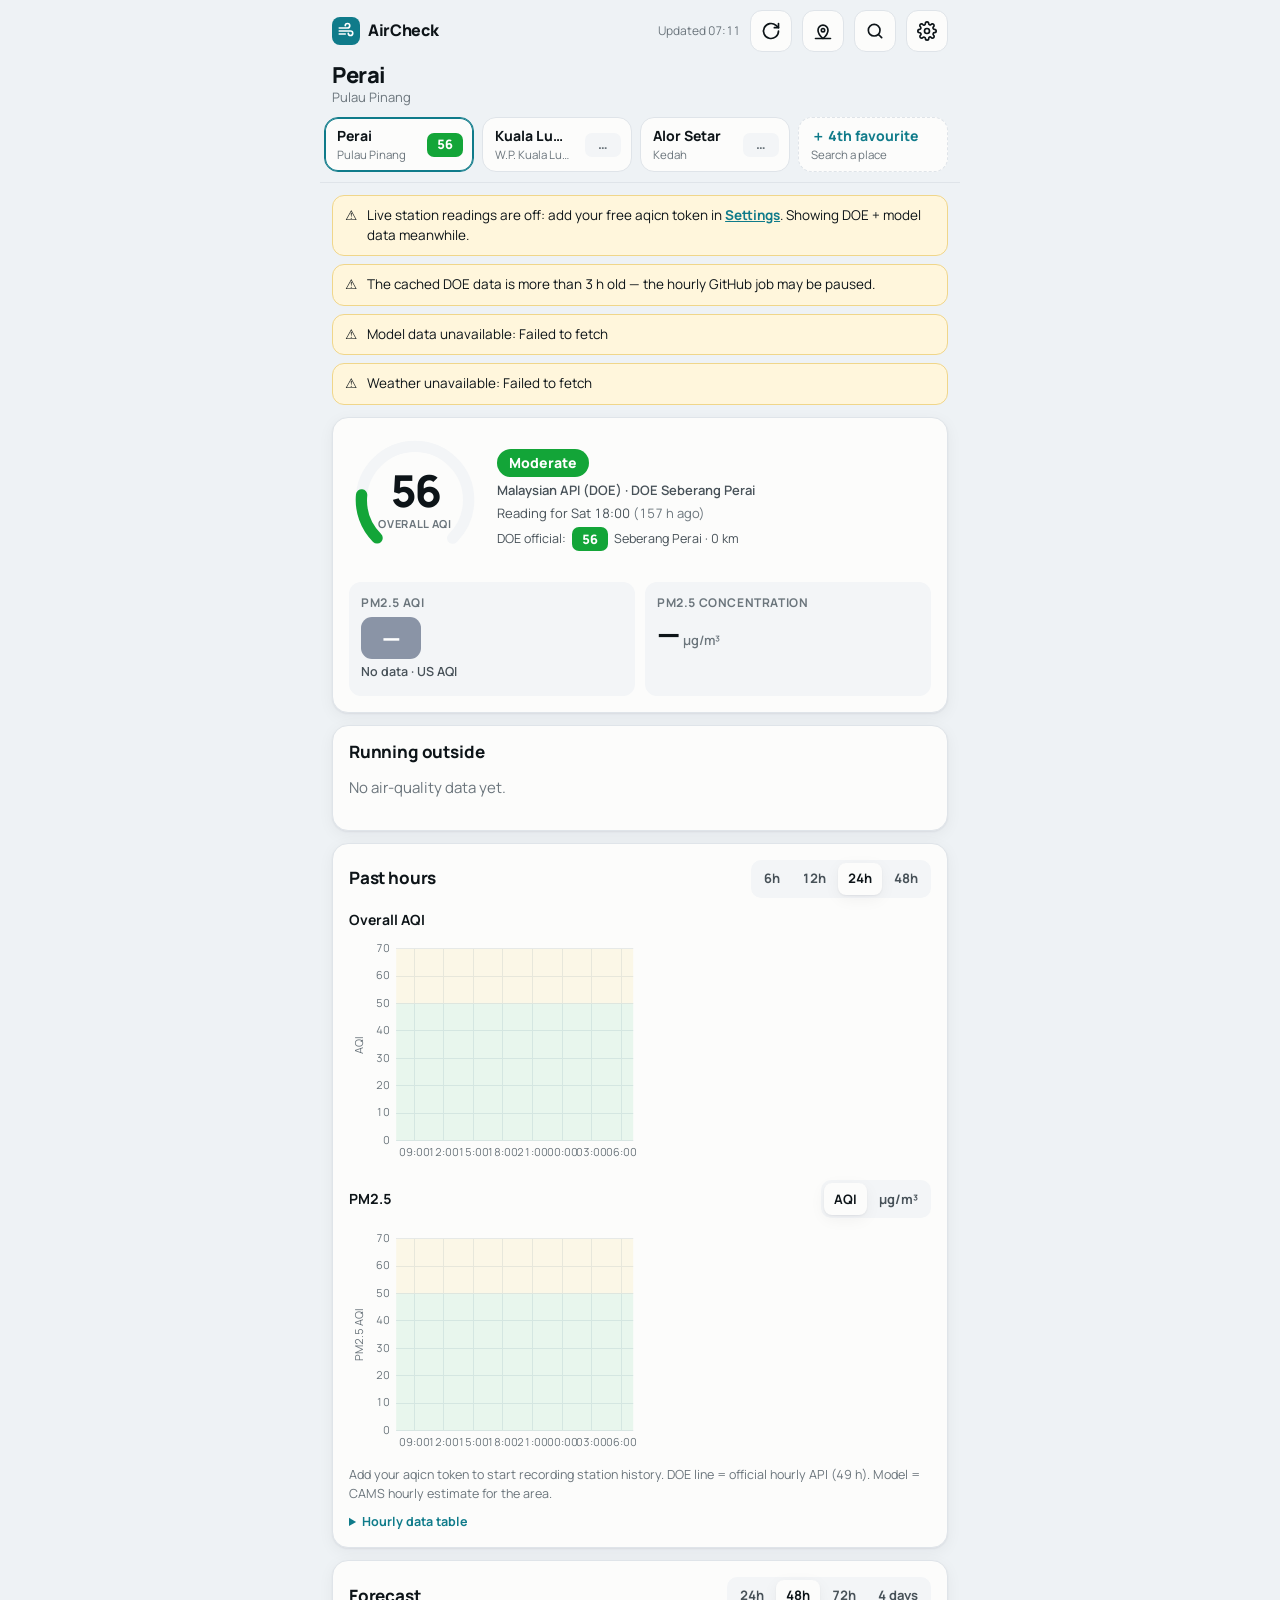
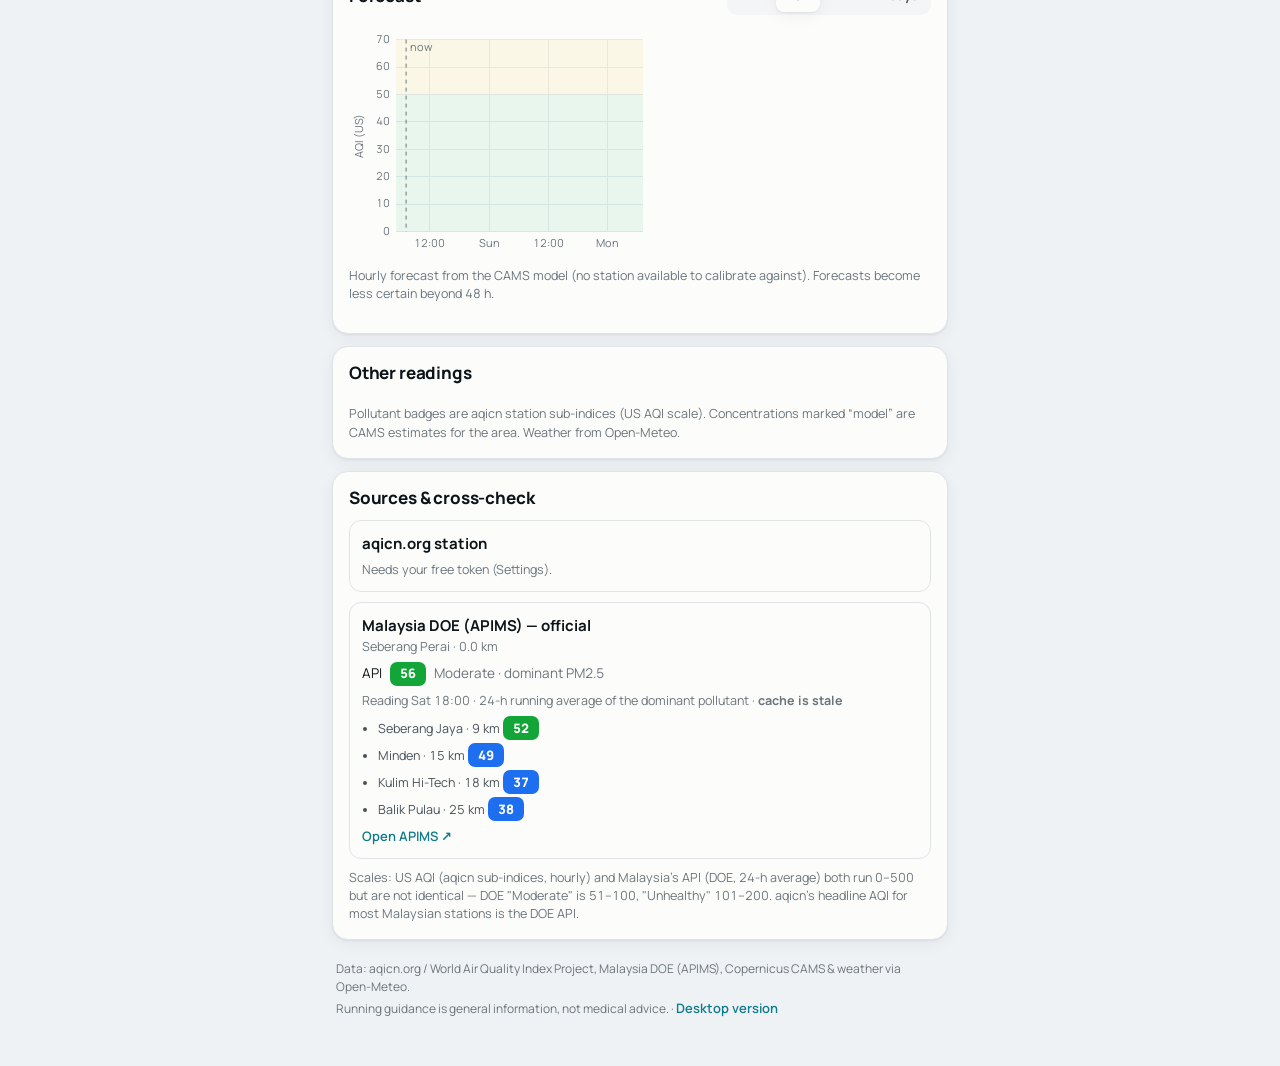
<file: index.html>
<!doctype html>
<html lang="en">
<head>
<meta charset="utf-8">
<meta name="viewport" content="width=device-width, initial-scale=1, viewport-fit=cover">
<title>AirCheck</title>
<meta name="description" content="Live air quality (AQI, PM2.5) for Perai, Kuala Lumpur and Alor Setar with trends, forecast and running guidance.">
<meta name="theme-color" content="#0f7b8a">
<link rel="manifest" href="manifest.webmanifest">
<link rel="icon" href="icons/icon.svg" type="image/svg+xml">
<link rel="apple-touch-icon" href="icons/apple-touch-icon.png">
<meta name="apple-mobile-web-app-capable" content="yes">
<meta name="apple-mobile-web-app-title" content="AirCheck">
<link rel="preconnect" href="https://fonts.googleapis.com">
<link rel="preconnect" href="https://fonts.gstatic.com" crossorigin>
<link href="https://fonts.googleapis.com/css2?family=Manrope:wght@500;600;700;800&display=swap" rel="stylesheet">
<link rel="stylesheet" href="css/app.css">
</head>
<body data-layout="mobile">
<div class="app">
  <header class="top">
    <div class="topbar">
      <div class="brand"><span class="brand-mark"><svg viewBox="0 0 24 24" fill="none" stroke="currentColor" stroke-width="2.2" stroke-linecap="round"><path d="M3 8h11a3 3 0 1 0-3-3M3 12h15a3 3 0 1 1-3 3M3 16h8"/></svg></span><span class="brand-text">AirCheck</span></div>
      <span id="updated" style="margin-left:auto">Loading…</span>
      <button class="icon-btn" id="btn-refresh" data-act="refresh" aria-label="Refresh readings" title="Refresh readings"><svg viewBox="0 0 24 24"><path d="M21 12a9 9 0 1 1-3-6.7L21 8"/><path d="M21 3v5h-5"/></svg></button>
      <button class="icon-btn" data-act="stations" aria-label="All stations in Malaysia" title="All stations in Malaysia"><svg viewBox="0 0 24 24"><path d="M12 21s-6-5.3-6-10a6 6 0 0 1 12 0c0 4.7-6 10-6 10z"/><circle cx="12" cy="11" r="2"/><path d="M3 21h18"/></svg></button>
      <button class="icon-btn" data-act="search" aria-label="Search location" title="Search location"><svg viewBox="0 0 24 24"><circle cx="11" cy="11" r="7"/><path d="m20 20-3.5-3.5"/></svg></button>
      <button class="icon-btn" data-act="settings" aria-label="Settings" title="Settings"><svg viewBox="0 0 24 24"><circle cx="12" cy="12" r="3"/><path d="M19.4 15a1.7 1.7 0 0 0 .3 1.8l.1.1a2 2 0 1 1-2.8 2.8l-.1-.1a1.7 1.7 0 0 0-1.8-.3 1.7 1.7 0 0 0-1 1.5V21a2 2 0 1 1-4 0v-.1a1.7 1.7 0 0 0-1.1-1.5 1.7 1.7 0 0 0-1.8.3l-.1.1a2 2 0 1 1-2.8-2.8l.1-.1a1.7 1.7 0 0 0 .3-1.8 1.7 1.7 0 0 0-1.5-1H3a2 2 0 1 1 0-4h.1a1.7 1.7 0 0 0 1.5-1.1 1.7 1.7 0 0 0-.3-1.8l-.1-.1a2 2 0 1 1 2.8-2.8l.1.1a1.7 1.7 0 0 0 1.8.3H9a1.7 1.7 0 0 0 1-1.5V3a2 2 0 1 1 4 0v.1a1.7 1.7 0 0 0 1 1.5 1.7 1.7 0 0 0 1.8-.3l.1-.1a2 2 0 1 1 2.8 2.8l-.1.1a1.7 1.7 0 0 0-.3 1.8V9a1.7 1.7 0 0 0 1.5 1H21a2 2 0 1 1 0 4h-.1a1.7 1.7 0 0 0-1.5 1z"/></svg></button>
    </div>
    <div class="loc-block"><h1 id="loc-title">Perai</h1><div id="loc-sub"></div></div>
    <div id="fav-action" hidden></div>
    <nav id="favs" aria-label="Favourite locations"></nav>
  </header>

  <div id="warnings"></div>

  <section class="card" id="hero" data-skel aria-live="polite"></section>
  <section class="card" id="run" data-skel></section>

  <section class="card" id="history-card">
    <div class="sec-head"><h2>Past hours</h2>
      <div class="seg" id="hist-range" role="group" aria-label="History range">
        <button data-range="6">6h</button><button data-range="12">12h</button><button data-range="24">24h</button><button data-range="48">48h</button>
      </div></div>
    <div class="chart-title"><h3>Overall AQI</h3></div>
    <div class="chart-box"><canvas id="chart-overall" aria-label="Overall AQI over past hours" role="img"></canvas></div>
    <div class="chart-title"><h3>PM2.5</h3>
      <div class="seg" id="pm25-unit" role="group" aria-label="PM2.5 unit"><button data-range="aqi">AQI</button><button data-range="ug">µg/m³</button></div></div>
    <div class="chart-box"><canvas id="chart-pm25" aria-label="PM2.5 over past hours" role="img"></canvas></div>
    <p class="note" id="hist-note"></p>
    <details class="table"><summary>Hourly data table</summary><div class="tbl-wrap" id="hist-table"></div></details>
  </section>

  <section class="card" id="forecast-card">
    <div class="sec-head"><h2>Forecast</h2>
      <div class="seg" id="fc-range" role="group" aria-label="Forecast range">
        <button data-range="24">24h</button><button data-range="48">48h</button><button data-range="72">72h</button><button data-range="96">4 days</button>
      </div></div>
    <div class="chart-box"><canvas id="chart-fc" aria-label="AQI forecast" role="img"></canvas></div>
    <p class="note" id="fc-note"></p>
    <div id="fc-days"></div>
  </section>

  <section class="card" id="readings" data-skel></section>
  <section class="card" id="sources" data-skel></section>

  <footer class="foot">
    <div>Data: aqicn.org / World Air Quality Index Project, Malaysia DOE (APIMS), Copernicus CAMS &amp; weather via Open‑Meteo.</div>
    <div>Running guidance is general information, not medical advice. · <a href="desktop.html">Desktop version</a></div>
  </footer>
</div>

<dialog id="dlg-search" aria-label="Choose a location">
  <div class="dlg-head"><h2>Choose a location</h2><button class="icon-btn" data-act="close" aria-label="Close"><svg viewBox="0 0 24 24"><path d="M6 6l12 12M18 6 6 18"/></svg></button></div>
  <div class="tabs" role="tablist">
    <button role="tab" data-tab="search" aria-selected="true">Search</button>
    <button role="tab" data-tab="stations" aria-selected="false">All stations in Malaysia</button>
  </div>
  <div class="dlg-body" data-panel="search">
    <input id="q" class="input" type="search" placeholder="Town, city or station…" autocomplete="off" enterkeyhint="search">
    <div class="row"><button class="btn" data-act="locate"><svg viewBox="0 0 24 24" width="16" height="16" fill="none" stroke="currentColor" stroke-width="2"><circle cx="12" cy="12" r="3"/><path d="M12 2v3M12 19v3M2 12h3M19 12h3"/></svg> Use my location</button></div>
    <div id="results"></div>
  </div>
  <div class="dlg-body" data-panel="stations" hidden>
    <input id="st-filter" class="input" type="search" placeholder="Filter by station, town or state…" autocomplete="off">
    <div class="row st-tools">
      <div class="seg" id="st-src" role="group" aria-label="Station source"><button data-src="doe">Official DOE</button><button data-src="waqi">aqicn</button></div>
      <button class="btn small ghost" data-act="st-expand">Expand all</button>
    </div>
    <p class="muted small" id="st-note"></p>
    <div id="st-list"></div>
  </div>
</dialog>

<dialog id="dlg-settings" aria-label="Settings">
  <div class="dlg-head"><h2>Settings</h2><button class="icon-btn" data-act="close" aria-label="Close"><svg viewBox="0 0 24 24"><path d="M6 6l12 12M18 6 6 18"/></svg></button></div>
  <div class="dlg-body">
    <div class="field">
      <label for="tok">aqicn (WAQI) API token</label>
      <input id="tok" class="input" type="text" autocomplete="off" spellcheck="false" placeholder="Paste your token">
      <p class="muted small">Free from <a href="https://aqicn.org/data-platform/token/" target="_blank" rel="noopener">aqicn.org/data-platform/token</a>. Stored only on this device. <span id="tok-cfg" hidden>A token is also set in config.js.</span></p>
      <div class="row"><button class="btn" data-act="test-token">Test</button><button class="btn primary" data-act="save-token">Save</button><span id="tok-status" class="small"></span></div>
    </div>
    <div class="set-sec">
      <label class="switch"><input type="checkbox" id="set-sens"><span>Sensitive mode (asthma, heart or lung condition) — stricter running limits</span></label>
    </div>
    <div class="set-sec"><p id="set-fav4"></p></div>
    <div class="set-sec">
      <p class="muted small">AQI scales: aqicn PM2.5 / pollutant values use the US EPA AQI (same breakpoints as aqicn.org). DOE values are Malaysia's official Air Pollutant Index (24‑hour running average). Concentrations derived from an integer AQI are accurate to about ±0.3 µg/m³.</p>
    </div>
  </div>
</dialog>

<script src="config.js"></script>
<script src="vendor/chart.umd.min.js"></script>
<script src="js/stations.js"></script>
<script src="js/core.js"></script>
<script src="js/app.js"></script>
</body>
</html>
</file>
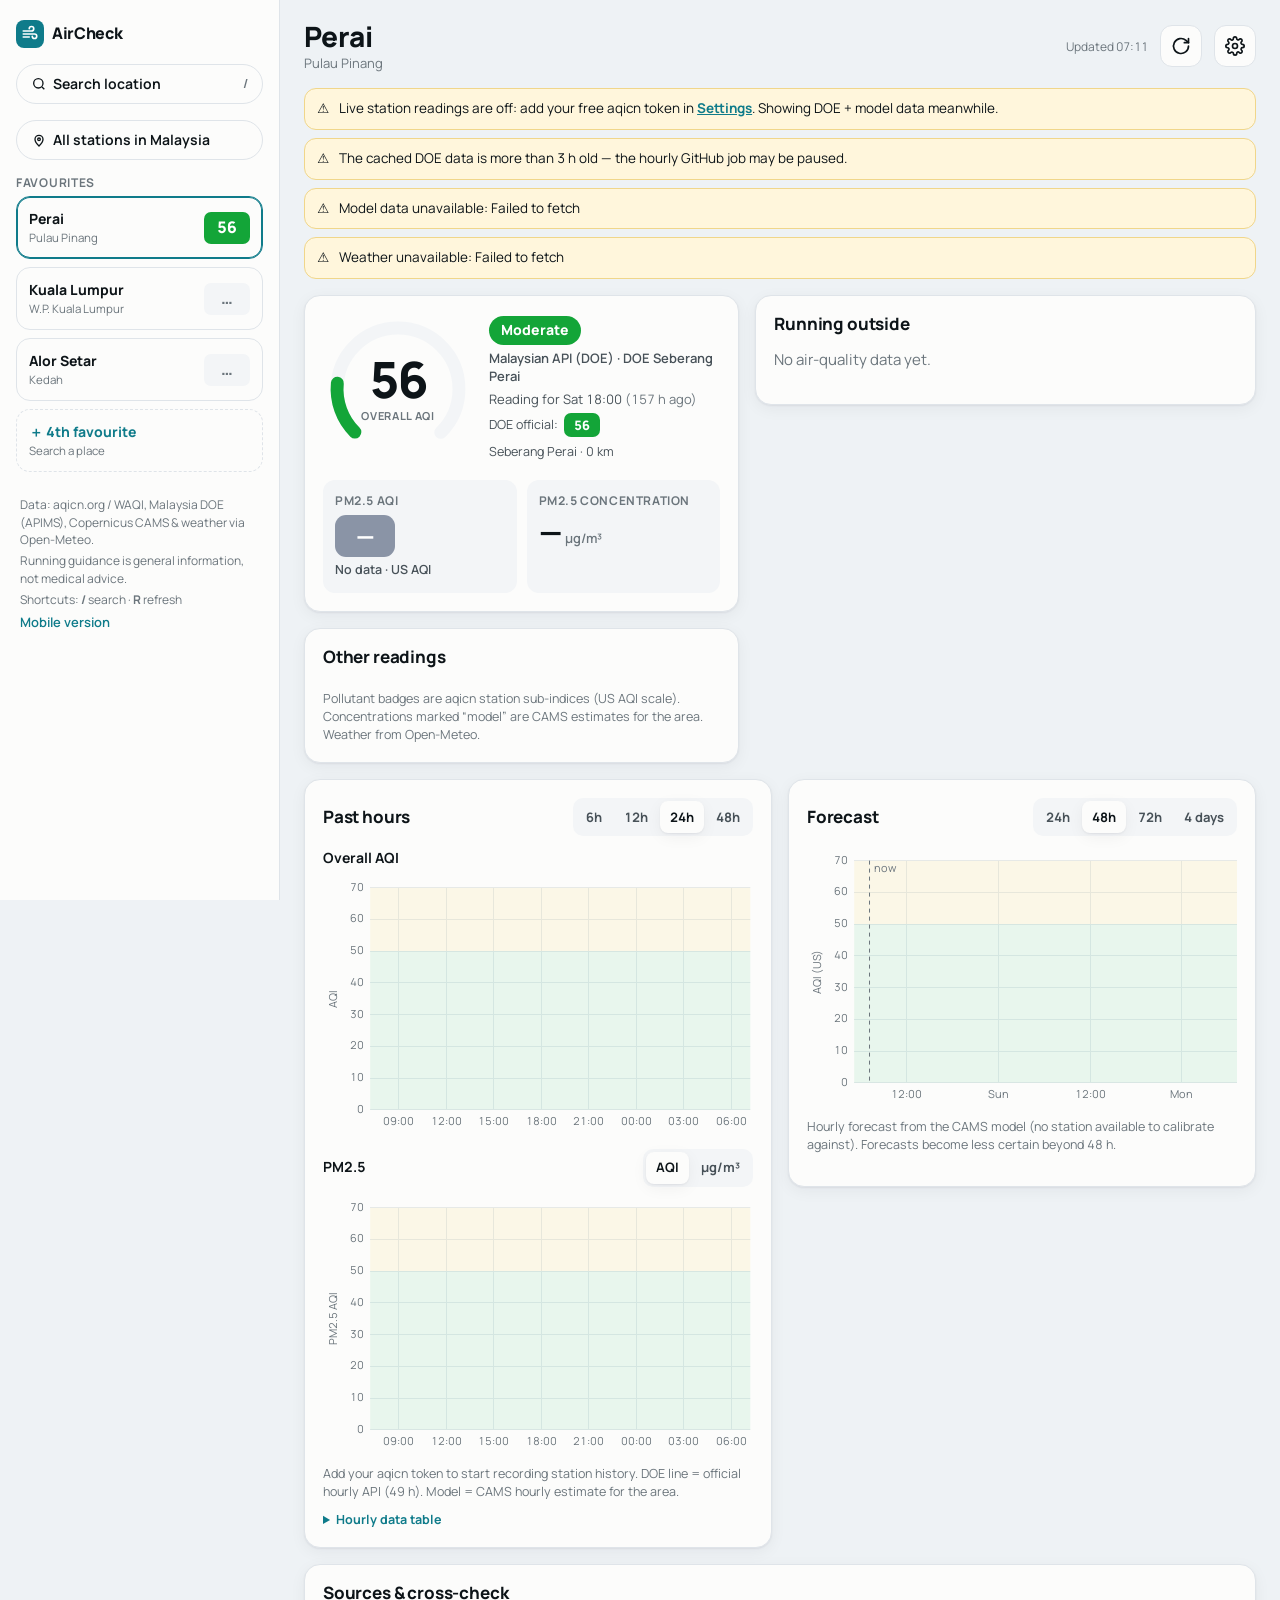
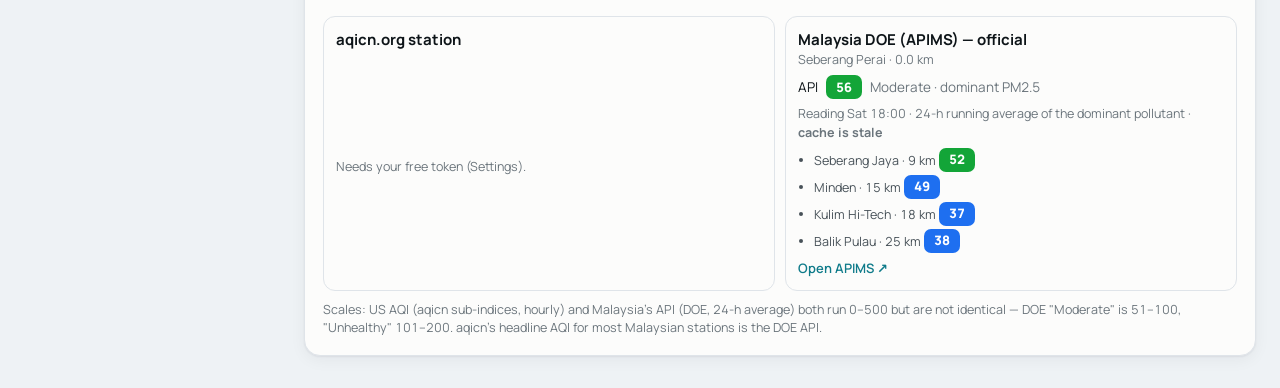
<file: desktop.html>
<!doctype html>
<html lang="en">
<head>
<meta charset="utf-8">
<meta name="viewport" content="width=device-width, initial-scale=1, viewport-fit=cover">
<title>AirCheck Desktop</title>
<meta name="description" content="Live air quality (AQI, PM2.5) for Perai, Kuala Lumpur and Alor Setar with trends, forecast and running guidance.">
<meta name="theme-color" content="#0f7b8a">
<link rel="manifest" href="manifest.webmanifest">
<link rel="icon" href="icons/icon.svg" type="image/svg+xml">
<link rel="apple-touch-icon" href="icons/apple-touch-icon.png">
<meta name="apple-mobile-web-app-capable" content="yes">
<meta name="apple-mobile-web-app-title" content="AirCheck">
<link rel="preconnect" href="https://fonts.googleapis.com">
<link rel="preconnect" href="https://fonts.gstatic.com" crossorigin>
<link href="https://fonts.googleapis.com/css2?family=Manrope:wght@500;600;700;800&display=swap" rel="stylesheet">
<link rel="stylesheet" href="css/app.css">
</head>
<body data-layout="desktop">
<div class="shell">
  <aside class="side">
    <div class="brand"><span class="brand-mark"><svg viewBox="0 0 24 24" fill="none" stroke="currentColor" stroke-width="2.2" stroke-linecap="round"><path d="M3 8h11a3 3 0 1 0-3-3M3 12h15a3 3 0 1 1-3 3M3 16h8"/></svg></span><span class="brand-text">AirCheck</span></div>
    <button class="btn" data-act="search" style="justify-content:flex-start"><svg viewBox="0 0 24 24" width="16" height="16" fill="none" stroke="currentColor" stroke-width="2"><circle cx="11" cy="11" r="7"/><path d="m20 20-3.5-3.5"/></svg> Search location <span class="muted small" style="margin-left:auto">/</span></button>
    <button class="btn" data-act="stations" style="justify-content:flex-start"><svg viewBox="0 0 24 24" width="16" height="16" fill="none" stroke="currentColor" stroke-width="2"><path d="M12 21s-6-5.3-6-10a6 6 0 0 1 12 0c0 4.7-6 10-6 10z"/><circle cx="12" cy="11" r="2"/></svg> All stations in Malaysia</button>
    <div>
      <h4 style="margin-top:0">Favourites</h4>
      <nav id="favs" aria-label="Favourite locations"></nav>
    </div>
    <footer class="foot">
      <div>Data: aqicn.org / WAQI, Malaysia DOE (APIMS), Copernicus CAMS &amp; weather via Open‑Meteo.</div>
      <div>Running guidance is general information, not medical advice.</div>
      <div>Shortcuts: <strong>/</strong> search · <strong>R</strong> refresh</div>
      <div><a href="index.html">Mobile version</a></div>
    </footer>
  </aside>
  <main>
    <header class="top">
      <div class="loc-block"><h1 id="loc-title">Perai</h1><div id="loc-sub"></div></div>
      <div id="fav-action" hidden></div>
      <span id="updated">Loading…</span>
      <button class="icon-btn" id="btn-refresh" data-act="refresh" aria-label="Refresh readings" title="Refresh readings"><svg viewBox="0 0 24 24"><path d="M21 12a9 9 0 1 1-3-6.7L21 8"/><path d="M21 3v5h-5"/></svg></button>
      <button class="icon-btn" data-act="settings" aria-label="Settings" title="Settings"><svg viewBox="0 0 24 24"><circle cx="12" cy="12" r="3"/><path d="M19.4 15a1.7 1.7 0 0 0 .3 1.8l.1.1a2 2 0 1 1-2.8 2.8l-.1-.1a1.7 1.7 0 0 0-1.8-.3 1.7 1.7 0 0 0-1 1.5V21a2 2 0 1 1-4 0v-.1a1.7 1.7 0 0 0-1.1-1.5 1.7 1.7 0 0 0-1.8.3l-.1.1a2 2 0 1 1-2.8-2.8l.1-.1a1.7 1.7 0 0 0 .3-1.8 1.7 1.7 0 0 0-1.5-1H3a2 2 0 1 1 0-4h.1a1.7 1.7 0 0 0 1.5-1.1 1.7 1.7 0 0 0-.3-1.8l-.1-.1a2 2 0 1 1 2.8-2.8l.1.1a1.7 1.7 0 0 0 1.8.3H9a1.7 1.7 0 0 0 1-1.5V3a2 2 0 1 1 4 0v.1a1.7 1.7 0 0 0 1 1.5 1.7 1.7 0 0 0 1.8-.3l.1-.1a2 2 0 1 1 2.8 2.8l-.1.1a1.7 1.7 0 0 0-.3 1.8V9a1.7 1.7 0 0 0 1.5 1H21a2 2 0 1 1 0 4h-.1a1.7 1.7 0 0 0-1.5 1z"/></svg></button>
    </header>
    <div id="warnings"></div>
    <div class="grid-a">
      <div class="col">
        <section class="card" id="hero" data-skel aria-live="polite"></section>
        <section class="card" id="readings" data-skel></section>
      </div>
      <section class="card" id="run" data-skel></section>
    </div>
    <div class="grid-b">
      <section class="card" id="history-card">
    <div class="sec-head"><h2>Past hours</h2>
      <div class="seg" id="hist-range" role="group" aria-label="History range">
        <button data-range="6">6h</button><button data-range="12">12h</button><button data-range="24">24h</button><button data-range="48">48h</button>
      </div></div>
    <div class="chart-title"><h3>Overall AQI</h3></div>
    <div class="chart-box"><canvas id="chart-overall" aria-label="Overall AQI over past hours" role="img"></canvas></div>
    <div class="chart-title"><h3>PM2.5</h3>
      <div class="seg" id="pm25-unit" role="group" aria-label="PM2.5 unit"><button data-range="aqi">AQI</button><button data-range="ug">µg/m³</button></div></div>
    <div class="chart-box"><canvas id="chart-pm25" aria-label="PM2.5 over past hours" role="img"></canvas></div>
    <p class="note" id="hist-note"></p>
    <details class="table"><summary>Hourly data table</summary><div class="tbl-wrap" id="hist-table"></div></details>
  </section>
      <section class="card" id="forecast-card">
    <div class="sec-head"><h2>Forecast</h2>
      <div class="seg" id="fc-range" role="group" aria-label="Forecast range">
        <button data-range="24">24h</button><button data-range="48">48h</button><button data-range="72">72h</button><button data-range="96">4 days</button>
      </div></div>
    <div class="chart-box"><canvas id="chart-fc" aria-label="AQI forecast" role="img"></canvas></div>
    <p class="note" id="fc-note"></p>
    <div id="fc-days"></div>
  </section>
    </div>
    <section class="card" id="sources" data-skel></section>
  </main>
</div>

<dialog id="dlg-search" aria-label="Choose a location">
  <div class="dlg-head"><h2>Choose a location</h2><button class="icon-btn" data-act="close" aria-label="Close"><svg viewBox="0 0 24 24"><path d="M6 6l12 12M18 6 6 18"/></svg></button></div>
  <div class="tabs" role="tablist">
    <button role="tab" data-tab="search" aria-selected="true">Search</button>
    <button role="tab" data-tab="stations" aria-selected="false">All stations in Malaysia</button>
  </div>
  <div class="dlg-body" data-panel="search">
    <input id="q" class="input" type="search" placeholder="Town, city or station…" autocomplete="off" enterkeyhint="search">
    <div class="row"><button class="btn" data-act="locate"><svg viewBox="0 0 24 24" width="16" height="16" fill="none" stroke="currentColor" stroke-width="2"><circle cx="12" cy="12" r="3"/><path d="M12 2v3M12 19v3M2 12h3M19 12h3"/></svg> Use my location</button></div>
    <div id="results"></div>
  </div>
  <div class="dlg-body" data-panel="stations" hidden>
    <input id="st-filter" class="input" type="search" placeholder="Filter by station, town or state…" autocomplete="off">
    <div class="row st-tools">
      <div class="seg" id="st-src" role="group" aria-label="Station source"><button data-src="doe">Official DOE</button><button data-src="waqi">aqicn</button></div>
      <button class="btn small ghost" data-act="st-expand">Expand all</button>
    </div>
    <p class="muted small" id="st-note"></p>
    <div id="st-list"></div>
  </div>
</dialog>

<dialog id="dlg-settings" aria-label="Settings">
  <div class="dlg-head"><h2>Settings</h2><button class="icon-btn" data-act="close" aria-label="Close"><svg viewBox="0 0 24 24"><path d="M6 6l12 12M18 6 6 18"/></svg></button></div>
  <div class="dlg-body">
    <div class="field">
      <label for="tok">aqicn (WAQI) API token</label>
      <input id="tok" class="input" type="text" autocomplete="off" spellcheck="false" placeholder="Paste your token">
      <p class="muted small">Free from <a href="https://aqicn.org/data-platform/token/" target="_blank" rel="noopener">aqicn.org/data-platform/token</a>. Stored only on this device. <span id="tok-cfg" hidden>A token is also set in config.js.</span></p>
      <div class="row"><button class="btn" data-act="test-token">Test</button><button class="btn primary" data-act="save-token">Save</button><span id="tok-status" class="small"></span></div>
    </div>
    <div class="set-sec">
      <label class="switch"><input type="checkbox" id="set-sens"><span>Sensitive mode (asthma, heart or lung condition) — stricter running limits</span></label>
    </div>
    <div class="set-sec"><p id="set-fav4"></p></div>
    <div class="set-sec">
      <p class="muted small">AQI scales: aqicn PM2.5 / pollutant values use the US EPA AQI (same breakpoints as aqicn.org). DOE values are Malaysia's official Air Pollutant Index (24‑hour running average). Concentrations derived from an integer AQI are accurate to about ±0.3 µg/m³.</p>
    </div>
  </div>
</dialog>

<script src="config.js"></script>
<script src="vendor/chart.umd.min.js"></script>
<script src="js/stations.js"></script>
<script src="js/core.js"></script>
<script src="js/app.js"></script>
</body>
</html>
</file>
<file: css/app.css>
/* AirCheck — shared styles. Layout-specific rules are at the bottom (body[data-layout]). */
:root {
  color-scheme: light;
  --font: "Manrope", system-ui, -apple-system, "Segoe UI", Roboto, sans-serif;
  --bg: #eef2f5;
  --surface: #fcfcfb;
  --surface-2: #f3f5f7;
  --line: #dfe4e9;
  --grid: #e6eaee;
  --text-1: #0d1418;
  --text-2: #475158;
  --text-3: #6b757c;
  --accent: #0f7b8a;
  --accent-ink: #ffffff;
  --tooltip-bg: #ffffff;
  --series-1: #2a78d6;
  --series-2: #eb6834;
  --series-3: #1baf7a;
  --good: #0f8a3e; --ok: #8a6d00; --caution: #b55400; --bad: #c21d27;
  --good-bg: #e3f5ea; --ok-bg: #fbf3d3; --caution-bg: #ffe9d6; --bad-bg: #fde3e4;
  --warn-bg: #fff6dc; --warn-line: #f0d68a;
  --radius: 16px;
  --shadow: 0 1px 2px rgba(16, 24, 32, .06), 0 4px 16px rgba(16, 24, 32, .05);
}
@media (prefers-color-scheme: dark) {
  :root:not([data-theme="light"]) {
    color-scheme: dark;
    --bg: #0f1316;
    --surface: #1a1f23;
    --surface-2: #22282d;
    --line: #2d353b;
    --grid: #2a3137;
    --text-1: #eef1f3;
    --text-2: #b9c1c7;
    --text-3: #8d979e;
    --accent: #3cc0cf;
    --accent-ink: #062226;
    --tooltip-bg: #22282d;
    --series-1: #3987e5;
    --series-2: #d95926;
    --series-3: #199e70;
    --good: #5fd28c; --ok: #e7c54a; --caution: #ff9b4a; --bad: #ff6b6f;
    --good-bg: #16301f; --ok-bg: #2e2810; --caution-bg: #33200f; --bad-bg: #3a1618;
    --warn-bg: #2d260f; --warn-line: #5b4b16;
    --shadow: 0 1px 2px rgba(0, 0, 0, .3);
  }
}
:root[data-theme="dark"] { color-scheme: dark; }

* { box-sizing: border-box; }
html, body { margin: 0; }
body {
  background: var(--bg); color: var(--text-1); font-family: var(--font);
  font-size: 15px; line-height: 1.45; -webkit-font-smoothing: antialiased;
  font-variant-numeric: tabular-nums;
}
h1, h2, h3, h4 { margin: 0; line-height: 1.2; }
h2 { font-size: 17px; font-weight: 750; letter-spacing: -.01em; }
h3 { font-size: 14px; font-weight: 700; }
h4 { font-size: 12px; font-weight: 700; text-transform: uppercase; letter-spacing: .06em; color: var(--text-3); margin: 14px 0 6px; }
a { color: var(--accent); text-decoration: none; font-weight: 600; font-size: 13px; }
a:hover { text-decoration: underline; }
.muted { color: var(--text-3); }
.small { font-size: 12.5px; }
[hidden] { display: none !important; }

/* buttons */
button { font: inherit; color: inherit; }
.btn {
  border: 1px solid var(--line); background: var(--surface); border-radius: 999px; padding: 8px 14px;
  font-weight: 650; font-size: 14px; cursor: pointer; display: inline-flex; align-items: center; gap: 6px; min-height: 40px;
}
.btn:hover { background: var(--surface-2); }
.btn.primary { background: var(--accent); color: var(--accent-ink); border-color: transparent; }
.btn.primary:hover { filter: brightness(1.06); }
.btn.ghost { background: transparent; }
.btn.small { min-height: 30px; padding: 4px 10px; font-size: 12.5px; }
.icon-btn {
  width: 42px; height: 42px; border-radius: 12px; border: 1px solid var(--line); background: var(--surface);
  display: inline-grid; place-items: center; cursor: pointer; flex: none;
}
.icon-btn:hover { background: var(--surface-2); }
.icon-btn svg { width: 20px; height: 20px; stroke: currentColor; fill: none; stroke-width: 2; stroke-linecap: round; stroke-linejoin: round; }
.is-loading #btn-refresh svg { animation: spin 1s linear infinite; }
@keyframes spin { to { transform: rotate(360deg); } }
.link { background: none; border: 0; padding: 0; color: var(--accent); font-weight: 700; cursor: pointer; text-decoration: underline; }
:focus-visible { outline: 2px solid var(--accent); outline-offset: 2px; }

/* card */
.card { background: var(--surface); border: 1px solid var(--line); border-radius: var(--radius); padding: 18px; box-shadow: var(--shadow); min-width: 0; }
.card > h2 { margin-bottom: 12px; }
.sec-head { display: flex; align-items: center; justify-content: space-between; gap: 10px; flex-wrap: wrap; margin-bottom: 12px; }

/* header */
.topbar { display: flex; align-items: center; gap: 10px; }
.brand { display: flex; align-items: center; gap: 8px; font-weight: 800; letter-spacing: -.02em; font-size: 16px; }
.brand-mark { width: 28px; height: 28px; border-radius: 8px; background: var(--accent); display: grid; place-items: center; color: var(--accent-ink); }
.brand-mark svg { width: 18px; height: 18px; }
.loc-block { min-width: 0; flex: 1; }
#loc-title { font-size: 22px; font-weight: 800; letter-spacing: -.02em; white-space: nowrap; overflow: hidden; text-overflow: ellipsis; }
#loc-sub { color: var(--text-3); font-size: 13px; white-space: nowrap; overflow: hidden; text-overflow: ellipsis; }
#updated { font-size: 12px; color: var(--text-3); }
#fav-action { display: flex; gap: 8px; align-items: center; flex-wrap: wrap; }

/* favourites */
#favs { display: flex; gap: 8px; }
.fav {
  border: 1px solid var(--line); background: var(--surface); border-radius: 14px; padding: 8px 10px 8px 12px; cursor: pointer;
  display: grid; grid-template-columns: 1fr auto; grid-template-rows: auto auto; column-gap: 10px; align-items: center; text-align: left; min-width: 0;
}
.fav:hover { background: var(--surface-2); }
.fav.active { border-color: var(--accent); box-shadow: inset 0 0 0 1px var(--accent); }
.fav-name { font-weight: 750; font-size: 14px; white-space: nowrap; overflow: hidden; text-overflow: ellipsis; }
.fav-sub { grid-row: 2; font-size: 11.5px; color: var(--text-3); white-space: nowrap; overflow: hidden; text-overflow: ellipsis; }
.fav .badge { grid-row: 1 / span 2; grid-column: 2; }
.fav.add { border-style: dashed; color: var(--accent); }
.fav.add .fav-name { color: var(--accent); }
.star { color: #e0a800; }

/* badges */
.badge {
  display: inline-grid; place-items: center; min-width: 44px; height: 32px; padding: 0 8px; border-radius: 9px;
  background: var(--b); color: var(--bi); font-weight: 800; font-size: 16px;
}
.badge.sm { min-width: 36px; height: 24px; font-size: 13px; border-radius: 7px; padding: 0 6px; }
.badge.ghost { background: var(--surface-2); color: var(--text-3); }

/* warnings */
#warnings:empty { display: none; }
#warnings { display: grid; gap: 8px; }
.warn { display: flex; gap: 10px; background: var(--warn-bg); border: 1px solid var(--warn-line); border-radius: 12px; padding: 10px 12px; font-size: 13.5px; }

/* hero */
.hero-main { display: flex; gap: 16px; align-items: center; }
.ring-wrap { position: relative; width: 132px; height: 132px; flex: none; }
.ring { width: 100%; height: 100%; }
.ring circle { fill: none; stroke-width: 11; stroke-linecap: round; }
.ring-track { stroke: var(--surface-2); }
.ring-text { position: absolute; inset: 0; display: grid; place-content: center; text-align: center; }
.big { font-size: 44px; font-weight: 800; letter-spacing: -.04em; line-height: 1; }
.ring-lbl { font-size: 11px; color: var(--text-3); font-weight: 700; text-transform: uppercase; letter-spacing: .06em; margin-top: 4px; }
.hero-info { min-width: 0; display: grid; gap: 4px; }
.cat-pill { justify-self: start; background: var(--b); color: var(--bi); border-radius: 999px; padding: 4px 12px; font-weight: 800; font-size: 14px; }
.scale { font-size: 13px; color: var(--text-2); font-weight: 600; }
.obs { font-size: 13px; color: var(--text-2); }
.doe-line { display: flex; gap: 6px; align-items: center; font-size: 12.5px; color: var(--text-2); flex-wrap: wrap; }
.hero-tiles { display: grid; grid-template-columns: 1fr 1fr; gap: 10px; margin-top: 16px; }
.tile { background: var(--surface-2); border-radius: 12px; padding: 12px; min-width: 0; }
.t-lbl { font-size: 12px; font-weight: 700; color: var(--text-3); text-transform: uppercase; letter-spacing: .05em; }
.t-val { margin: 6px 0 4px; display: flex; align-items: baseline; gap: 4px; }
.t-val .badge { font-size: 24px; height: 42px; min-width: 60px; border-radius: 11px; }
.num { font-size: 30px; font-weight: 800; letter-spacing: -.03em; line-height: 1.1; }
.unit { font-size: 13px; color: var(--text-3); font-weight: 600; }
.t-sub { font-size: 12.5px; color: var(--text-2); font-weight: 600; }
.t-src { font-size: 11.5px; color: var(--text-3); margin-top: 2px; }

/* running */
.switch { display: inline-flex; gap: 8px; align-items: center; font-size: 13px; color: var(--text-2); cursor: pointer; }
.switch input { width: 18px; height: 18px; accent-color: var(--accent); }
.verdict { display: flex; gap: 12px; border-radius: 14px; padding: 14px; align-items: flex-start; }
.v-icon { width: 34px; height: 34px; border-radius: 50%; display: grid; place-items: center; font-weight: 900; flex: none; color: #fff; }
.tone-good { background: var(--good-bg); } .tone-good .v-icon { background: var(--good); }
.tone-ok { background: var(--ok-bg); } .tone-ok .v-icon { background: var(--ok); }
.tone-caution { background: var(--caution-bg); } .tone-caution .v-icon { background: var(--caution); }
.tone-bad { background: var(--bad-bg); } .tone-bad .v-icon { background: var(--bad); }
:root[data-mode="dark"] .v-icon { color: #111; }
.v-title { font-weight: 800; font-size: 17px; }
.v-note { font-size: 13.5px; color: var(--text-2); }
.v-basis { font-size: 12px; color: var(--text-3); margin-top: 4px; }
.int-list { display: grid; gap: 8px; margin-top: 12px; }
.int-row { display: flex; gap: 12px; justify-content: space-between; align-items: center; border: 1px solid var(--line); border-radius: 12px; padding: 10px 12px; border-left-width: 5px; }
.int-row.yes { border-left-color: var(--good); } .int-row.lim { border-left-color: var(--caution); } .int-row.no { border-left-color: var(--bad); }
.int-name { display: grid; min-width: 0; } .int-name strong { font-size: 14.5px; } .int-name span { font-size: 12px; color: var(--text-3); }
.int-dur { text-align: right; display: grid; justify-items: end; flex: none; } .int-dur strong { font-size: 15.5px; white-space: nowrap; }
.lim-tag { font-size: 11px; color: var(--text-3); }
.tips { margin: 12px 0 0; padding-left: 18px; font-size: 13.5px; color: var(--text-2); display: grid; gap: 4px; }
.best { margin-top: 14px; }
.best ul { list-style: none; padding: 0; margin: 8px 0 4px; display: grid; gap: 6px; }
.best li { display: flex; gap: 10px; align-items: center; flex-wrap: wrap; background: var(--surface-2); border-radius: 10px; padding: 8px 10px; font-size: 13.5px; }
.bt-time { font-weight: 800; min-width: 84px; }
.bt-aqi { background: var(--b); color: var(--bi); border-radius: 6px; padding: 1px 7px; font-weight: 800; font-size: 12.5px; }
.bt-wx { color: var(--text-2); font-size: 12.5px; }
.why { margin-top: 12px; font-size: 13px; color: var(--text-2); }
.why summary { cursor: pointer; font-weight: 700; color: var(--accent); }

/* readings */
.rd-grid { display: grid; grid-template-columns: repeat(auto-fill, minmax(140px, 1fr)); gap: 8px; }
.rd { background: var(--surface-2); border-radius: 12px; padding: 10px 12px; min-width: 0; }
.rd-lbl { font-size: 12px; color: var(--text-3); font-weight: 700; }
.rd-val { display: flex; align-items: baseline; gap: 6px; margin: 4px 0 2px; }
.rd-val .num { font-size: 21px; }
.rd-unit { font-size: 11.5px; color: var(--text-3); font-weight: 700; }
.rd-sub { font-size: 11.5px; color: var(--text-3); }
#readings > p { margin: 10px 0 0; }

/* sources */
.src-grid { display: grid; gap: 10px; }
.src { border: 1px solid var(--line); border-radius: 12px; padding: 12px; display: grid; gap: 6px; min-width: 0; }
.src-h { display: flex; flex-direction: column; gap: 1px; } .src-h .muted { font-size: 12.5px; }
.src-v { display: flex; align-items: center; gap: 8px; font-size: 13.5px; flex-wrap: wrap; }
.others { margin: 0; padding-left: 16px; font-size: 12.5px; color: var(--text-2); display: grid; gap: 3px; }
#sources > p { margin: 10px 0 0; }

/* charts */
.seg { display: inline-flex; background: var(--surface-2); border-radius: 10px; padding: 3px; gap: 2px; }
.seg button { border: 0; background: transparent; padding: 6px 10px; border-radius: 8px; font-size: 13px; font-weight: 700; color: var(--text-2); cursor: pointer; min-height: 32px; }
.seg button[aria-pressed="true"] { background: var(--surface); color: var(--text-1); box-shadow: var(--shadow); }
.chart-box { position: relative; height: 230px; margin-top: 8px; }
.chart-title { display: flex; justify-content: space-between; align-items: center; gap: 8px; margin-top: 14px; flex-wrap: wrap; }
.chart-title h3 { font-size: 14px; }
.note { font-size: 12.5px; color: var(--text-3); margin: 10px 0 0; }
details.table { margin-top: 10px; font-size: 12.5px; }
details.table summary { cursor: pointer; color: var(--accent); font-weight: 700; }
.tbl-wrap { overflow-x: auto; max-height: 300px; overflow-y: auto; margin-top: 6px; border: 1px solid var(--line); border-radius: 10px; }
table { border-collapse: collapse; width: 100%; font-size: 12.5px; }
th, td { padding: 6px 8px; text-align: right; white-space: nowrap; border-bottom: 1px solid var(--line); }
th:first-child, td:first-child { text-align: left; }
th { position: sticky; top: 0; background: var(--surface-2); font-weight: 700; color: var(--text-2); }
.days { display: grid; grid-template-columns: repeat(auto-fill, minmax(84px, 1fr)); gap: 8px; margin-top: 8px; }
.day { background: var(--surface-2); border-radius: 12px; padding: 10px; display: grid; justify-items: center; gap: 4px; text-align: center; }
.d-name { font-weight: 800; font-size: 13px; }
.d-rng { font-size: 12px; color: var(--text-2); }
.d-cat { font-size: 11px; color: var(--text-3); line-height: 1.2; }
#fc-days { margin-top: 14px; }

/* dialogs */
dialog { border: 1px solid var(--line); border-radius: 18px; padding: 0; background: var(--surface); color: var(--text-1); width: min(560px, calc(100vw - 24px)); max-height: calc(100vh - 40px); box-shadow: 0 20px 60px rgba(0,0,0,.25); }
dialog::backdrop { background: rgba(8, 12, 16, .45); }
.dlg-head { display: flex; align-items: center; gap: 10px; padding: 14px 16px; border-bottom: 1px solid var(--line); position: sticky; top: 0; background: var(--surface); }
.dlg-head h2 { flex: 1; }
.dlg-body { padding: 14px 16px 18px; display: grid; gap: 12px; }
.input { width: 100%; font: inherit; font-size: 16px; padding: 11px 14px; border-radius: 12px; border: 1px solid var(--line); background: var(--surface-2); color: var(--text-1); }
.res-list { list-style: none; margin: 0; padding: 0; display: grid; gap: 6px; }
.res { width: 100%; border: 1px solid var(--line); background: var(--surface); border-radius: 12px; padding: 10px 12px; display: flex; justify-content: space-between; align-items: center; gap: 10px; text-align: left; cursor: pointer; }
.res:hover { background: var(--surface-2); }
.res > span { display: grid; min-width: 0; }
.field { display: grid; gap: 6px; }
.field label { font-weight: 700; font-size: 13.5px; }
.row { display: flex; gap: 8px; flex-wrap: wrap; align-items: center; }
.set-sec { border-top: 1px solid var(--line); padding-top: 12px; display: grid; gap: 8px; font-size: 13.5px; }
.set-sec p { margin: 0; }

/* skeleton while first load */
[data-skel] { min-height: 120px; position: relative; }
[data-skel]::after { content: "Loading…"; position: absolute; inset: 0; display: grid; place-items: center; color: var(--text-3); font-size: 13px; }

footer.foot { font-size: 12px; color: var(--text-3); padding: 8px 4px 24px; display: grid; gap: 4px; }

/* ================= Mobile layout ================= */
body[data-layout="mobile"] .app { max-width: 640px; margin: 0 auto; padding: 0 12px calc(24px + env(safe-area-inset-bottom)); display: grid; gap: 12px; }
body[data-layout="mobile"] header.top {
  position: sticky; top: 0; z-index: 5; background: var(--bg); padding: calc(10px + env(safe-area-inset-top)) 12px 8px; margin: 0 -12px;
  display: grid; gap: 10px; border-bottom: 1px solid var(--line);
}
body[data-layout="mobile"] #favs { overflow-x: auto; scrollbar-width: none; margin: 0 -12px; padding: 0 12px 2px; scroll-snap-type: x proximity; }
body[data-layout="mobile"] #favs::-webkit-scrollbar { display: none; }
body[data-layout="mobile"] .fav { flex: none; width: 150px; scroll-snap-align: start; }
body[data-layout="mobile"] .card { padding: 16px; }
@media (max-width: 380px) {
  .ring-wrap { width: 112px; height: 112px; } .big { font-size: 38px; }
  .hero-tiles { gap: 8px; } .num { font-size: 26px; }
}

/* ================= Desktop layout ================= */
body[data-layout="desktop"] { font-size: 15px; }
body[data-layout="desktop"] .shell { display: grid; grid-template-columns: 280px minmax(0, 1fr); min-height: 100vh; }
body[data-layout="desktop"] aside.side {
  position: sticky; top: 0; height: 100vh; overflow-y: auto; padding: 20px 16px; border-right: 1px solid var(--line);
  background: var(--surface); display: grid; align-content: start; gap: 16px;
}
body[data-layout="desktop"] #favs { flex-direction: column; }
body[data-layout="desktop"] .fav { width: 100%; padding: 12px; }
body[data-layout="desktop"] .fav .badge { min-width: 46px; height: 32px; font-size: 16px; }
body[data-layout="desktop"] main { padding: 20px 24px 32px; display: grid; gap: 16px; align-content: start; max-width: 1500px; }
body[data-layout="desktop"] header.top { display: flex; align-items: center; gap: 12px; }
body[data-layout="desktop"] #loc-title { font-size: 28px; }
body[data-layout="desktop"] .grid-a { display: grid; grid-template-columns: minmax(0, 1fr) minmax(0, 1.15fr); gap: 16px; align-items: start; }
body[data-layout="desktop"] .grid-b { display: grid; grid-template-columns: minmax(0, 1fr) minmax(0, 1fr); gap: 16px; align-items: start; }
body[data-layout="desktop"] .chart-box { height: 260px; }
body[data-layout="desktop"] .src-grid { grid-template-columns: repeat(auto-fit, minmax(240px, 1fr)); }
body[data-layout="desktop"] .ring-wrap { width: 150px; height: 150px; }
body[data-layout="desktop"] .big { font-size: 50px; }
@media (max-width: 1100px) {
  body[data-layout="desktop"] .grid-a, body[data-layout="desktop"] .grid-b { grid-template-columns: 1fr; }
}
@media (max-width: 760px) {
  body[data-layout="desktop"] .shell { grid-template-columns: 1fr; }
  body[data-layout="desktop"] aside.side { position: static; height: auto; border-right: 0; border-bottom: 1px solid var(--line); }
  body[data-layout="desktop"] main { padding: 16px; }
  body[data-layout="desktop"] header.top { flex-wrap: wrap; }
}
body[data-layout="desktop"] .col { display: grid; gap: 16px; min-width: 0; }
body[data-layout="desktop"] .rd-grid { grid-template-columns: repeat(auto-fill, minmax(130px, 1fr)); }

/* station browser */
.tabs { display: flex; gap: 4px; padding: 10px 16px 0; border-bottom: 1px solid var(--line); background: var(--surface); position: sticky; top: 63px; z-index: 1; }
.tabs [role="tab"] { border: 0; background: none; padding: 9px 12px; font-weight: 700; font-size: 14px; color: var(--text-3); cursor: pointer; border-bottom: 2px solid transparent; margin-bottom: -1px; }
.tabs [role="tab"][aria-selected="true"] { color: var(--text-1); border-bottom-color: var(--accent); }
.st-tools { justify-content: space-between; }
#st-note:empty { display: none; }
#st-note { margin: 0; }
.st-near h4 { margin-top: 0; }
.st-grp { border: 1px solid var(--line); border-radius: 12px; margin-top: 8px; }
.st-grp > summary { list-style: none; display: flex; justify-content: space-between; align-items: center; gap: 8px; padding: 11px 14px; cursor: pointer; font-weight: 750; font-size: 14.5px; }
.st-grp > summary::-webkit-details-marker { display: none; }
.st-grp > summary::after { content: "▾"; color: var(--text-3); margin-left: 8px; transition: transform .15s; }
.st-grp:not([open]) > summary::after { transform: rotate(-90deg); }
.st-grp > summary > span:first-child { flex: 1; }
.st-grp .res-list { padding: 0 8px 8px; }
#st-list .res { padding: 9px 12px; }
#dlg-search { height: min(760px, calc(100vh - 40px)); }
@media (max-width: 380px) { .tabs [role="tab"] { padding: 9px 8px; font-size: 13px; } }
#updated { white-space: nowrap; }
@media (max-width: 430px) { body[data-layout="mobile"] .brand-text { display: none; } }
</file>
